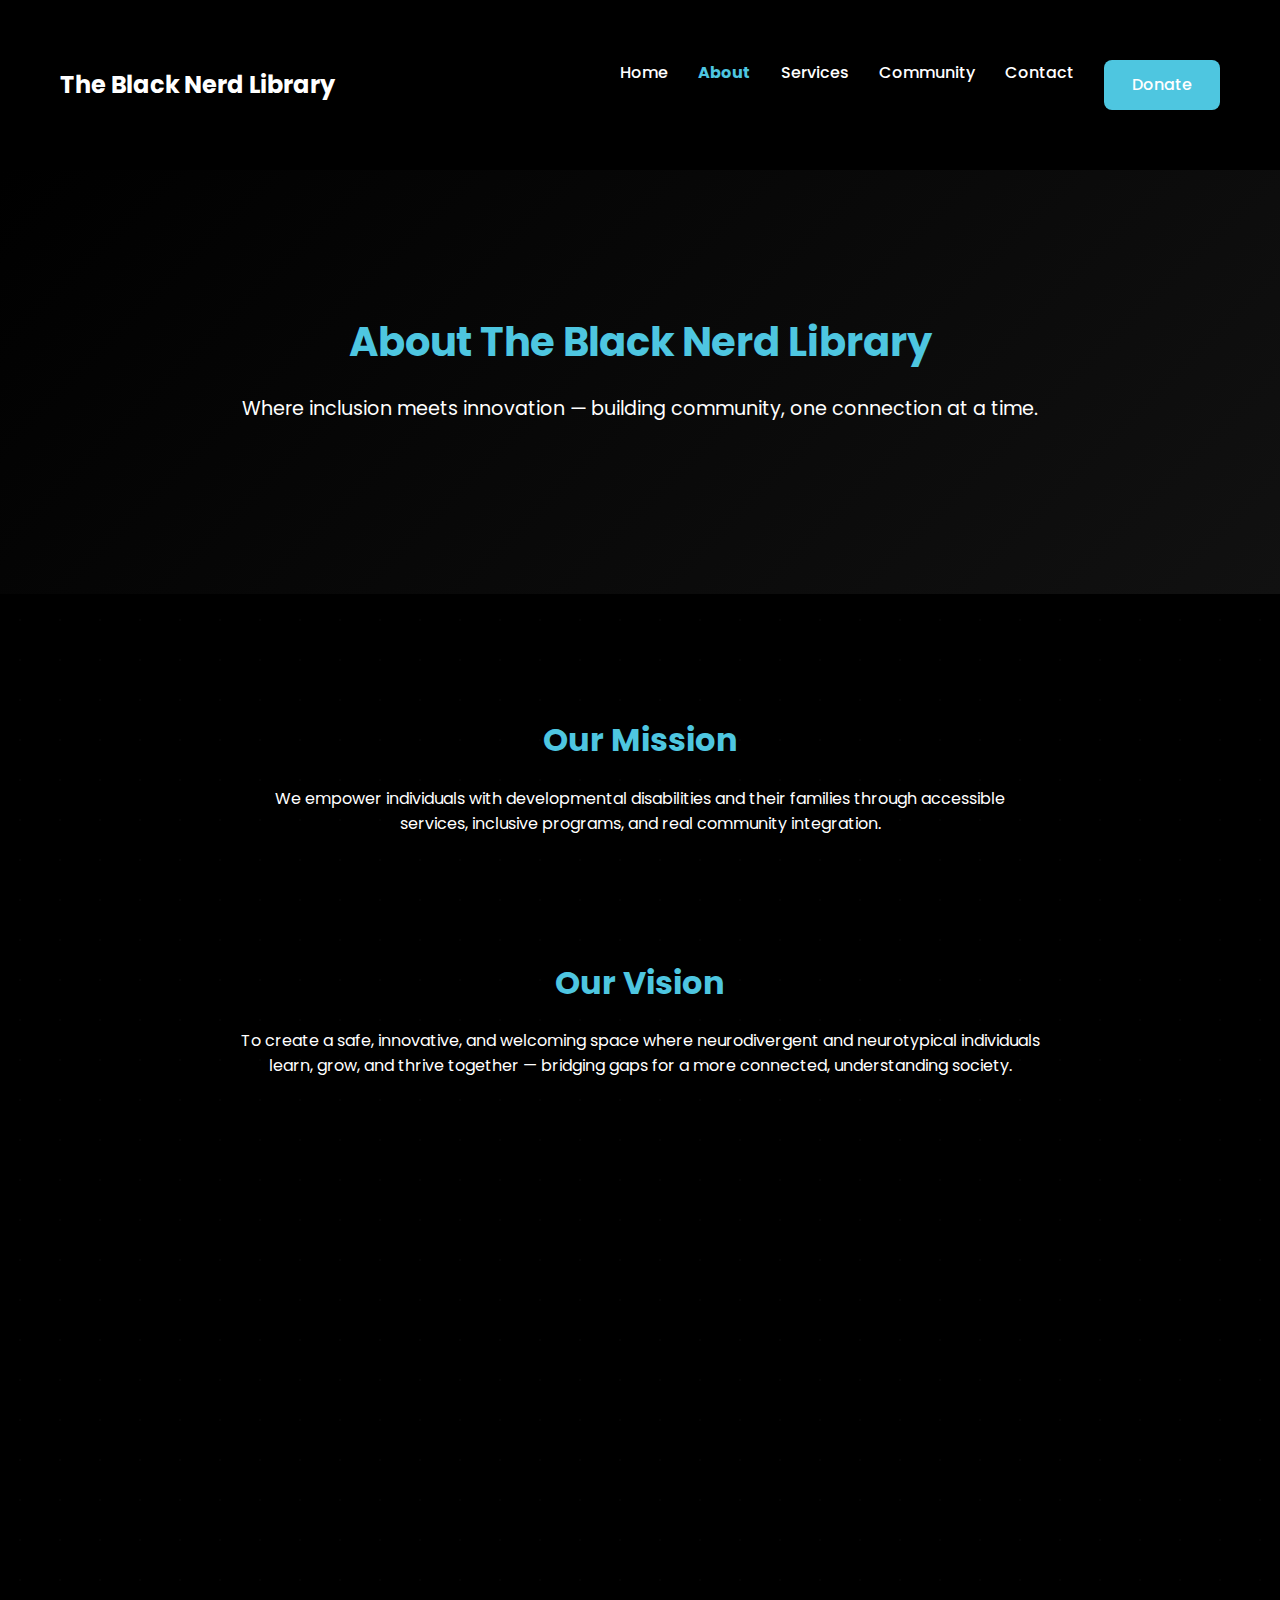
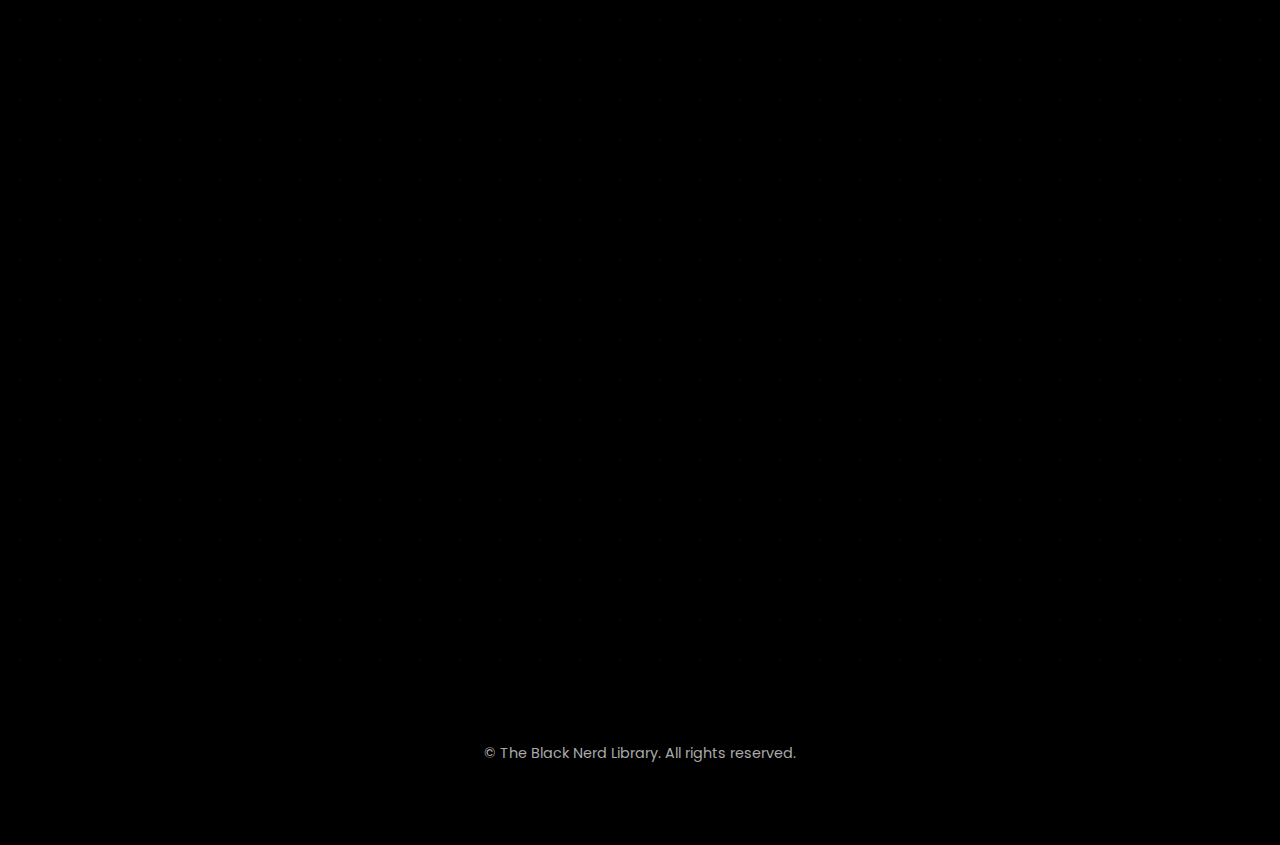
<file: about.html>
<!DOCTYPE html>
<html lang="en">
<head>
  <meta charset="UTF-8" />
  <meta name="viewport" content="width=device-width, initial-scale=1.0"/>
  <title>About Us | The Black Nerd Library</title>
  
  <!-- Google Fonts: Poppins -->
  <link href="https://fonts.googleapis.com/css2?family=Poppins:wght@400;600;700&display=swap" rel="stylesheet">

  <!-- Link to CSS -->
  <link rel="stylesheet" href="css/style.css" />
</head>

<body>
  <!-- ======= HEADER / NAV ======= -->
  <header>
    <div class="container nav-container">
      <h1 class="logo">The Black Nerd Library</h1>
      <nav>
        <ul class="nav-links">
          <li><a href="index.html">Home</a></li>
          <li><a href="about.html" class="active">About</a></li>
          <li><a href="services.html">Services</a></li>
          <li><a href="community.html">Community</a></li>
          <li><a href="contact.html">Contact</a></li>
          <li><a href="donate.html" class="button">Donate</a></li>
        </ul>
      </nav>
    </div>
  </header>

  <!-- ======= HERO SECTION ======= -->
  <section class="hero fade-in">
    <div class="container hero-content">
      <h2>About The Black Nerd Library</h2>
      <p>Where inclusion meets innovation — building community, one connection at a time.</p>
    </div>
  </section>

  <!-- ======= MISSION & VISION SECTION ======= -->
  <section class="about fade-in">
    <div class="container">
      <h2>Our Mission</h2>
      <p>We empower individuals with developmental disabilities and their families through accessible services, inclusive programs, and real community integration.</p>
    </div>
    <div class="container">
      <h2>Our Vision</h2>
      <p>To create a safe, innovative, and welcoming space where neurodivergent and neurotypical individuals learn, grow, and thrive together — bridging gaps for a more connected, understanding society.</p>
    </div>
  </section>

  <!-- ======= TEAM SECTION ======= -->
  <section class="about fade-in">
    <div class="container">
      <h2>Meet Our Team</h2>
      <p>Our passionate founders, certified therapists, dedicated educators, and community partners work hand-in-hand to deliver holistic care and enrichment.</p>
      <div class="service-cards">
        <div class="card">
          <h3>Founders</h3>
          <p>Visionaries with a mission to redefine inclusion and care for all minds.</p>
        </div>
        <div class="card">
          <h3>Therapy Staff</h3>
          <p>Experienced ABA, speech, occupational, and physical therapists.</p>
        </div>
        <div class="card">
          <h3>Community Partners</h3>
          <p>Local schools, businesses, and advocates who champion neurodiversity.</p>
        </div>
      </div>
    </div>
  </section>

  <!-- ======= PARTNERSHIPS SECTION ======= -->
  <section class="about fade-in">
    <div class="container">
      <h2>Community Partnerships</h2>
      <p>We proudly collaborate with schools, local businesses, nonprofits, and government agencies to expand our impact and build a more inclusive community.</p>
    </div>
  </section>

  <!-- ======= FOOTER ======= -->
  <footer>
    <div class="container footer-content">
      <p>&copy; The Black Nerd Library. All rights reserved.</p>
    </div>
  </footer>

  <!-- ======= FADE-IN SCRIPT ======= -->
  <script>
    const faders = document.querySelectorAll('.fade-in');

    const appearOptions = {
      threshold: 0.1,
      rootMargin: "0px 0px -50px 0px"
    };

    const appearOnScroll = new IntersectionObserver(function(
      entries, appearOnScroll) {
        entries.forEach(entry => {
          if (!entry.isIntersecting) return;
          entry.target.classList.add('visible');
          appearOnScroll.unobserve(entry.target);
        });
      }, appearOptions);

    faders.forEach(fader => {
      appearOnScroll.observe(fader);
    });
  </script>
</body>
</html>
</file>
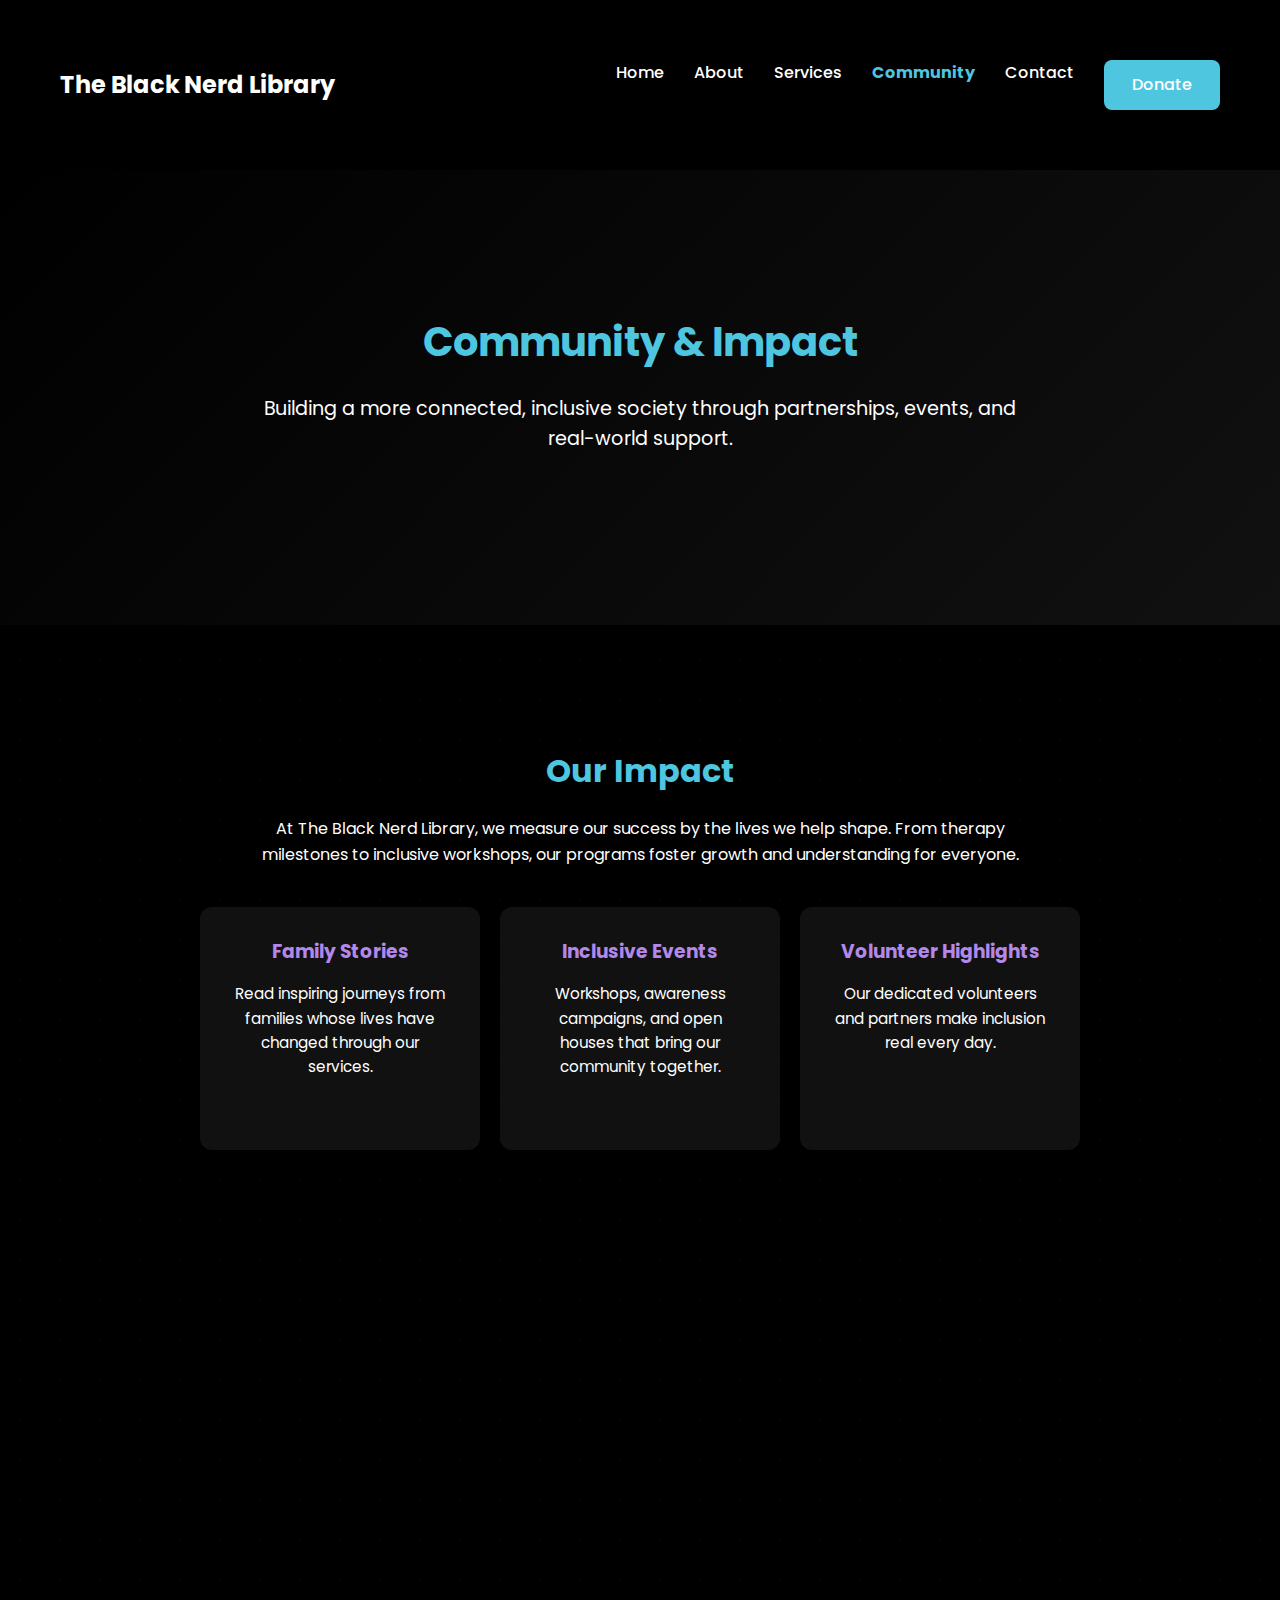
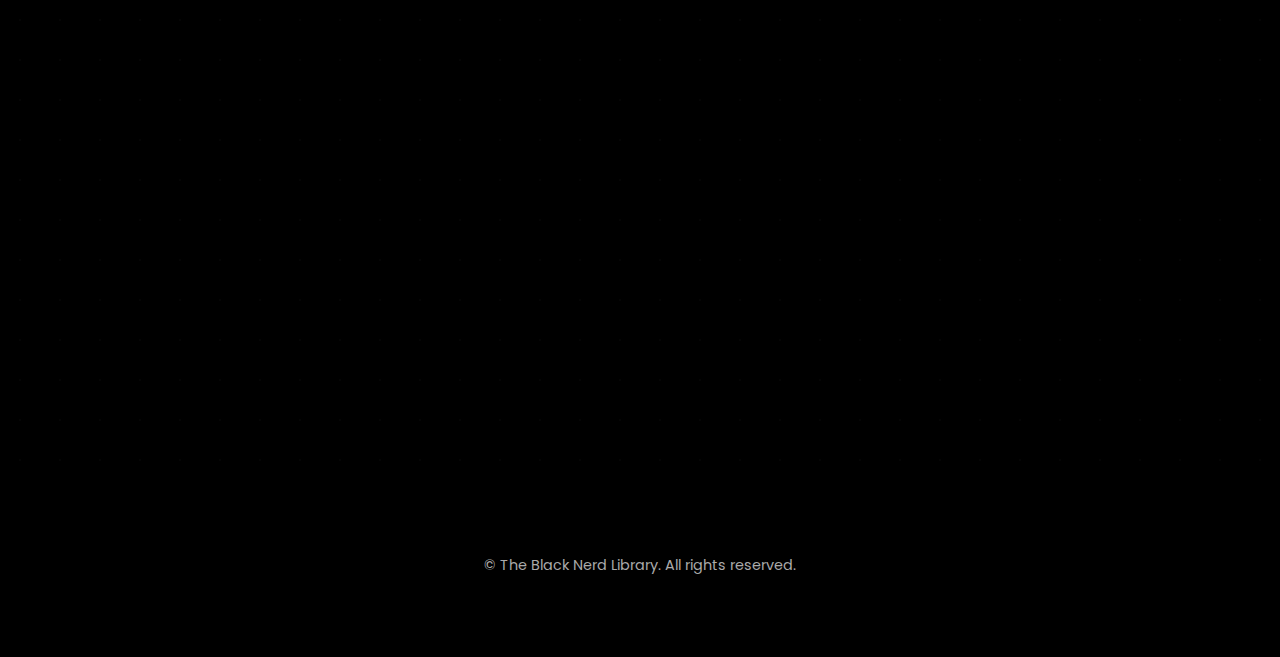
<file: community.html>
<!DOCTYPE html>
<html lang="en">
<head>
  <meta charset="UTF-8" />
  <meta name="viewport" content="width=device-width, initial-scale=1.0"/>
  <title>Community & Impact | The Black Nerd Library</title>

  <!-- Google Fonts: Poppins -->
  <link href="https://fonts.googleapis.com/css2?family=Poppins:wght@400;600;700&display=swap" rel="stylesheet">

  <!-- Link to CSS -->
  <link rel="stylesheet" href="css/style.css" />
</head>

<body>
  <!-- ======= HEADER / NAV ======= -->
  <header>
    <div class="container nav-container">
      <h1 class="logo">The Black Nerd Library</h1>
      <nav>
        <ul class="nav-links">
          <li><a href="index.html">Home</a></li>
          <li><a href="about.html">About</a></li>
          <li><a href="services.html">Services</a></li>
          <li><a href="community.html" class="active">Community</a></li>
          <li><a href="contact.html">Contact</a></li>
          <li><a href="donate.html" class="button">Donate</a></li>
        </ul>
      </nav>
    </div>
  </header>

  <!-- ======= HERO SECTION ======= -->
  <section class="hero fade-in">
    <div class="container hero-content">
      <h2>Community & Impact</h2>
      <p>Building a more connected, inclusive society through partnerships, events, and real-world support.</p>
    </div>
  </section>

  <!-- ======= IMPACT STORIES SECTION ======= -->
  <section class="community fade-in">
    <div class="container">
      <h2>Our Impact</h2>
      <p>At The Black Nerd Library, we measure our success by the lives we help shape. From therapy milestones to inclusive workshops, our programs foster growth and understanding for everyone.</p>
      <div class="service-cards">
        <div class="card">
          <h3>Family Stories</h3>
          <p>Read inspiring journeys from families whose lives have changed through our services.</p>
        </div>
        <div class="card">
          <h3>Inclusive Events</h3>
          <p>Workshops, awareness campaigns, and open houses that bring our community together.</p>
        </div>
        <div class="card">
          <h3>Volunteer Highlights</h3>
          <p>Our dedicated volunteers and partners make inclusion real every day.</p>
        </div>
      </div>
    </div>
  </section>

  <!-- ======= PARTNERS SECTION ======= -->
  <section class="community fade-in">
    <div class="container">
      <h2>Our Partners</h2>
      <p>We proudly work alongside local schools, nonprofits, businesses, and government agencies to expand our reach and foster a culture of inclusion and understanding.</p>
    </div>
  </section>

  <!-- ======= UPCOMING EVENTS SECTION ======= -->
  <section class="community fade-in">
    <div class="container">
      <h2>Upcoming Events</h2>
      <p>Join us for our next workshops, family meet-ups, or community awareness campaigns. Stay connected and help us grow our mission together.</p>
      <!-- Later: you could embed a simple events calendar or list upcoming dates here -->
    </div>
  </section>

  <!-- ======= FOOTER ======= -->
  <footer>
    <div class="container footer-content">
      <p>&copy; The Black Nerd Library. All rights reserved.</p>
    </div>
  </footer>

  <!-- ======= FADE-IN SCRIPT ======= -->
  <script>
    const faders = document.querySelectorAll('.fade-in');

    const appearOptions = {
      threshold: 0.1,
      rootMargin: "0px 0px -50px 0px"
    };

    const appearOnScroll = new IntersectionObserver(function(
      entries, appearOnScroll) {
        entries.forEach(entry => {
          if (!entry.isIntersecting) return;
          entry.target.classList.add('visible');
          appearOnScroll.unobserve(entry.target);
        });
      }, appearOptions);

    faders.forEach(fader => {
      appearOnScroll.observe(fader);
    });
  </script>
</body>
</html>
</file>
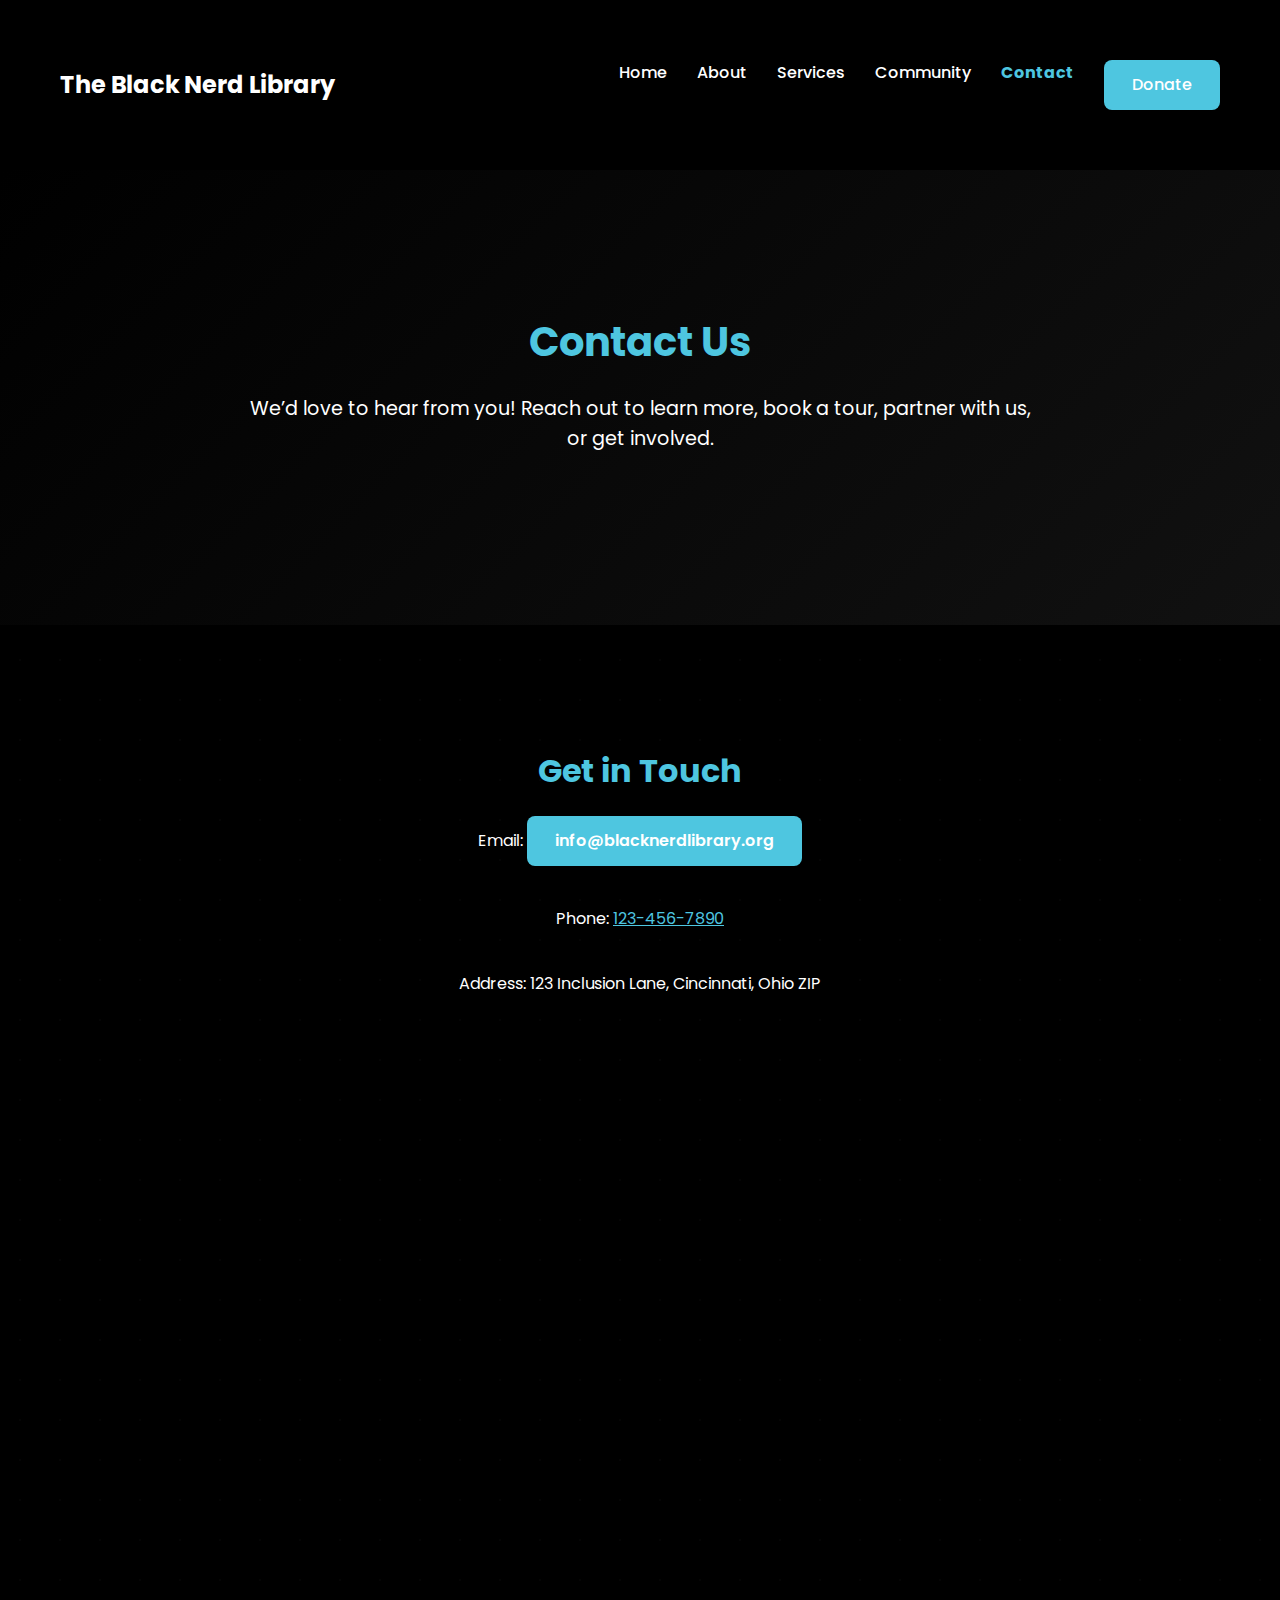
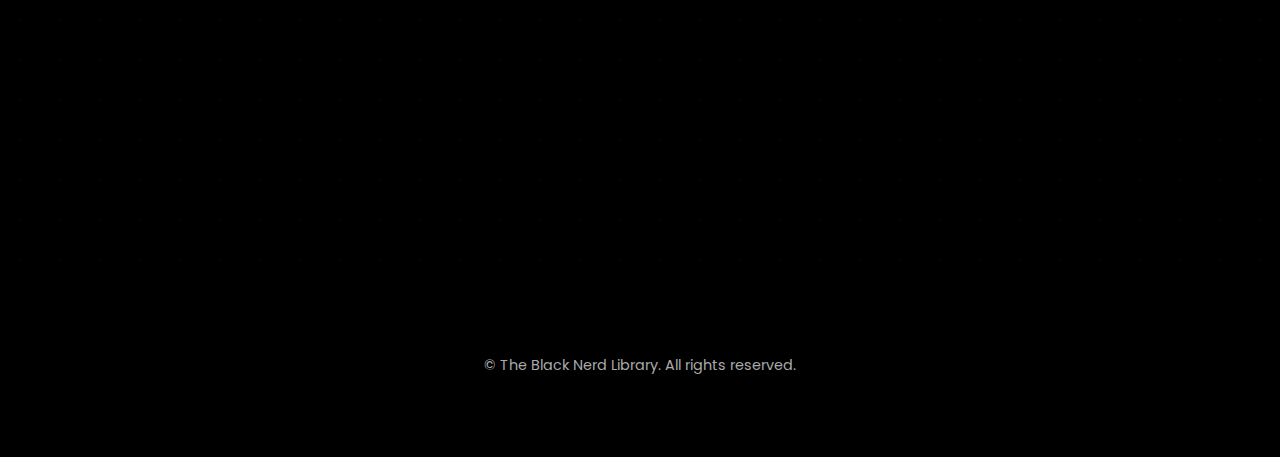
<file: contact.html>
<!DOCTYPE html>
<html lang="en">
<head>
  <meta charset="UTF-8" />
  <meta name="viewport" content="width=device-width, initial-scale=1.0"/>
  <title>Contact Us | The Black Nerd Library</title>

  <!-- Google Fonts: Poppins -->
  <link href="https://fonts.googleapis.com/css2?family=Poppins:wght@400;600;700&display=swap" rel="stylesheet">

  <!-- Link to CSS -->
  <link rel="stylesheet" href="css/style.css" />
</head>

<body>
  <!-- ======= HEADER / NAV ======= -->
  <header>
    <div class="container nav-container">
      <h1 class="logo">The Black Nerd Library</h1>
      <nav>
        <ul class="nav-links">
          <li><a href="index.html">Home</a></li>
          <li><a href="about.html">About</a></li>
          <li><a href="services.html">Services</a></li>
          <li><a href="community.html">Community</a></li>
          <li><a href="contact.html" class="active">Contact</a></li>
          <li><a href="donate.html" class="button">Donate</a></li>
        </ul>
      </nav>
    </div>
  </header>

  <!-- ======= HERO SECTION ======= -->
  <section class="hero fade-in">
    <div class="container hero-content">
      <h2>Contact Us</h2>
      <p>We’d love to hear from you! Reach out to learn more, book a tour, partner with us, or get involved.</p>
    </div>
  </section>

  <!-- ======= CONTACT INFO SECTION ======= -->
  <section class="contact fade-in">
    <div class="container">
      <h2>Get in Touch</h2>
      <p>Email: <a href="mailto:info@blacknerdlibrary.org" class="button">info@blacknerdlibrary.org</a></p>
      <p>Phone: <a href="tel:123-456-7890" style="color:#4EC6E0;">123-456-7890</a></p>
      <p>Address: 123 Inclusion Lane, Cincinnati, Ohio ZIP</p>
    </div>
  </section>

  <!-- ======= CONTACT FORM SECTION ======= -->
  <section class="contact fade-in">
    <div class="container">
      <h2>Send Us a Message</h2>
      <form action="#" method="POST" class="contact-form">
        <input type="text" name="name" placeholder="Your Name" required />
        <input type="email" name="email" placeholder="Your Email" required />
        <textarea name="message" rows="5" placeholder="Your Message" required></textarea>
        <button type="submit" class="button">Send Message</button>
      </form>
      <p style="margin-top: 20px; font-size: 0.9rem;">* This form is a placeholder. To make it work, connect it with a service like Formspree, Netlify Forms, or your email.</p>
    </div>
  </section>

  <!-- ======= FOOTER ======= -->
  <footer>
    <div class="container footer-content">
      <p>&copy; The Black Nerd Library. All rights reserved.</p>
    </div>
  </footer>

  <!-- ======= FADE-IN SCRIPT ======= -->
  <script>
    const faders = document.querySelectorAll('.fade-in');

    const appearOptions = {
      threshold: 0.1,
      rootMargin: "0px 0px -50px 0px"
    };

    const appearOnScroll = new IntersectionObserver(function(
      entries, appearOnScroll) {
        entries.forEach(entry => {
          if (!entry.isIntersecting) return;
          entry.target.classList.add('visible');
          appearOnScroll.unobserve(entry.target);
        });
      }, appearOptions);

    faders.forEach(fader => {
      appearOnScroll.observe(fader);
    });
  </script>
</body>
</html>
</file>
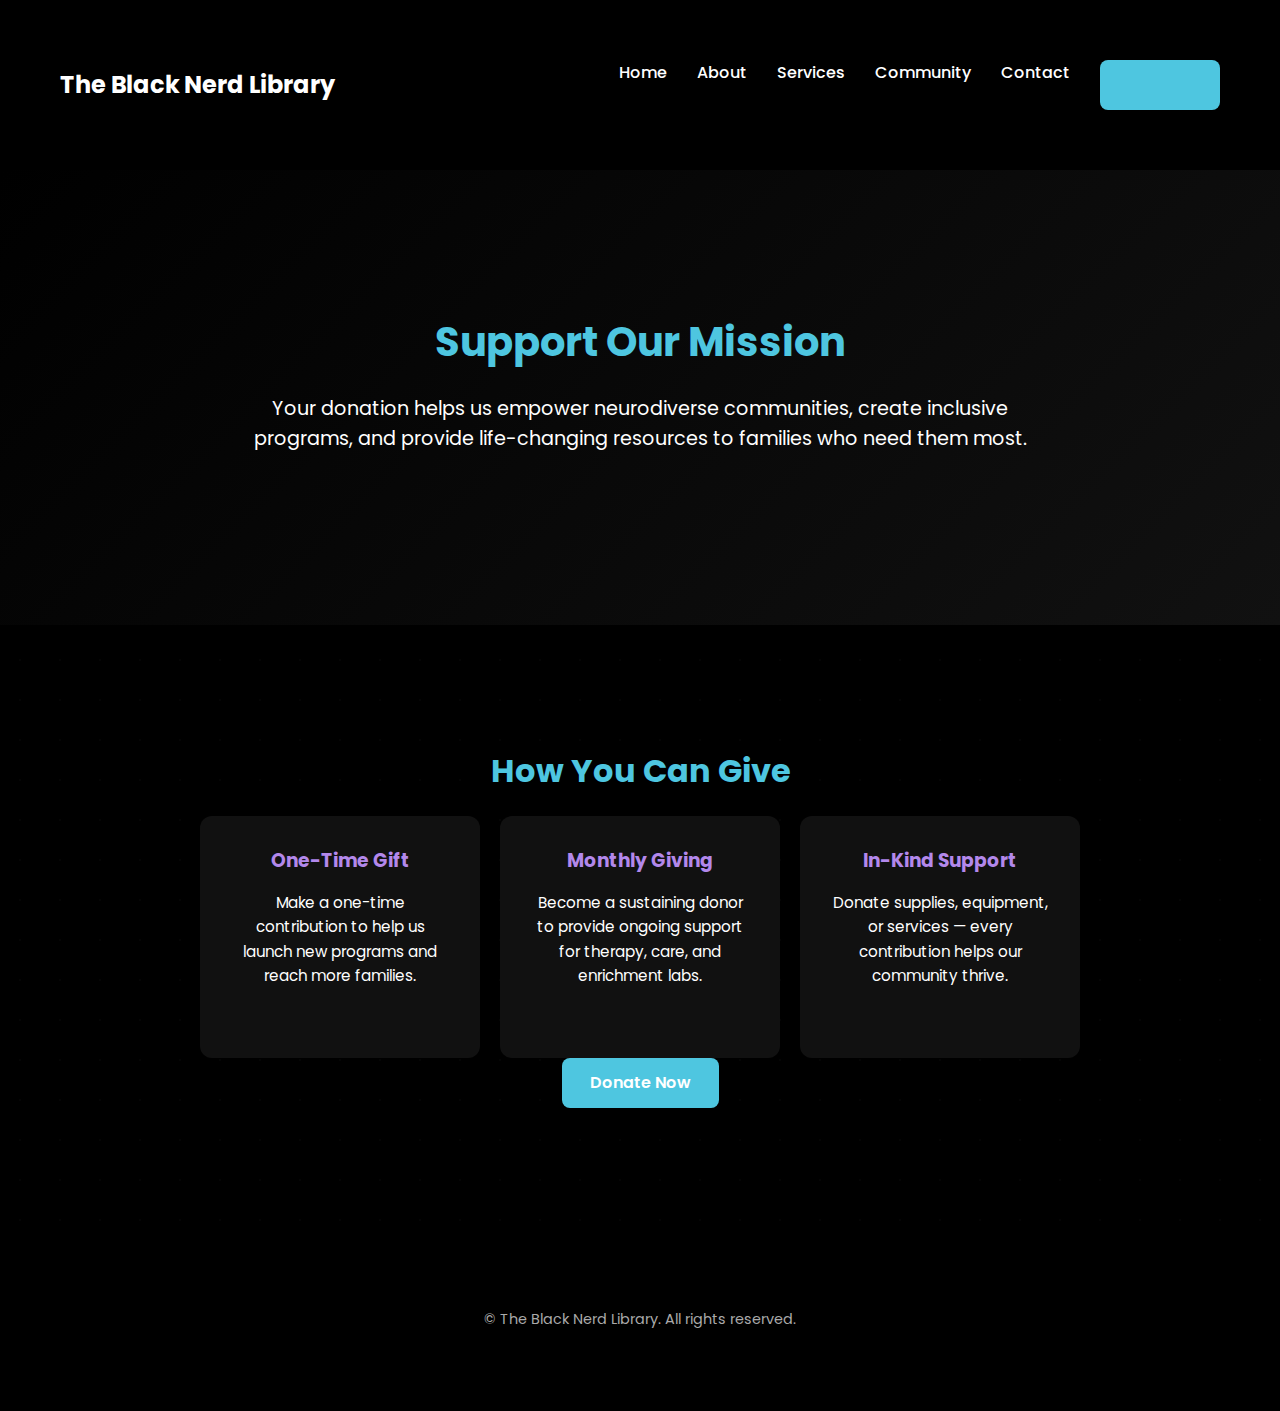
<file: donate.html>
<!DOCTYPE html>
<html lang="en">
<head>
  <meta charset="UTF-8" />
  <meta name="viewport" content="width=device-width, initial-scale=1.0"/>
  <title>Donate | The Black Nerd Library</title>

  <!-- Google Fonts: Poppins -->
  <link href="https://fonts.googleapis.com/css2?family=Poppins:wght@400;600;700&display=swap" rel="stylesheet">

  <!-- Link to CSS -->
  <link rel="stylesheet" href="css/style.css" />
</head>

<body>
  <!-- ======= HEADER / NAV ======= -->
  <header>
    <div class="container nav-container">
      <h1 class="logo">The Black Nerd Library</h1>
      <nav>
        <ul class="nav-links">
          <li><a href="index.html">Home</a></li>
          <li><a href="about.html">About</a></li>
          <li><a href="services.html">Services</a></li>
          <li><a href="community.html">Community</a></li>
          <li><a href="contact.html">Contact</a></li>
          <li><a href="donate.html" class="active button">Donate</a></li>
        </ul>
      </nav>
    </div>
  </header>

  <!-- ======= HERO SECTION ======= -->
  <section class="hero fade-in">
    <div class="container hero-content">
      <h2>Support Our Mission</h2>
      <p>Your donation helps us empower neurodiverse communities, create inclusive programs, and provide life-changing resources to families who need them most.</p>
    </div>
  </section>

  <!-- ======= HOW TO GIVE SECTION ======= -->
  <section class="donate fade-in">
    <div class="container">
      <h2>How You Can Give</h2>
      <div class="service-cards">
        <div class="card">
          <h3>One-Time Gift</h3>
          <p>Make a one-time contribution to help us launch new programs and reach more families.</p>
        </div>
        <div class="card">
          <h3>Monthly Giving</h3>
          <p>Become a sustaining donor to provide ongoing support for therapy, care, and enrichment labs.</p>
        </div>
        <div class="card">
          <h3>In-Kind Support</h3>
          <p>Donate supplies, equipment, or services — every contribution helps our community thrive.</p>
        </div>
      </div>
      <a href="https://your-donation-link.com" class="button" target="_blank">Donate Now</a>
  </section>

  <!-- ======= FOOTER ======= -->
  <footer>
    <div class="container footer-content">
      <p>&copy; The Black Nerd Library. All rights reserved.</p>
    </div>
  </footer>

  <!-- ======= FADE-IN SCRIPT ======= -->
  <script>
    const faders = document.querySelectorAll('.fade-in');

    const appearOptions = {
      threshold: 0.1,
      rootMargin: "0px 0px -50px 0px"
    };

    const appearOnScroll = new IntersectionObserver(function(
      entries, appearOnScroll) {
        entries.forEach(entry => {
          if (!entry.isIntersecting) return;
          entry.target.classList.add('visible');
          appearOnScroll.unobserve(entry.target);
        });
      }, appearOptions);

    faders.forEach(fader => {
      appearOnScroll.observe(fader);
    });
  </script>
</body>
</html>
</file>
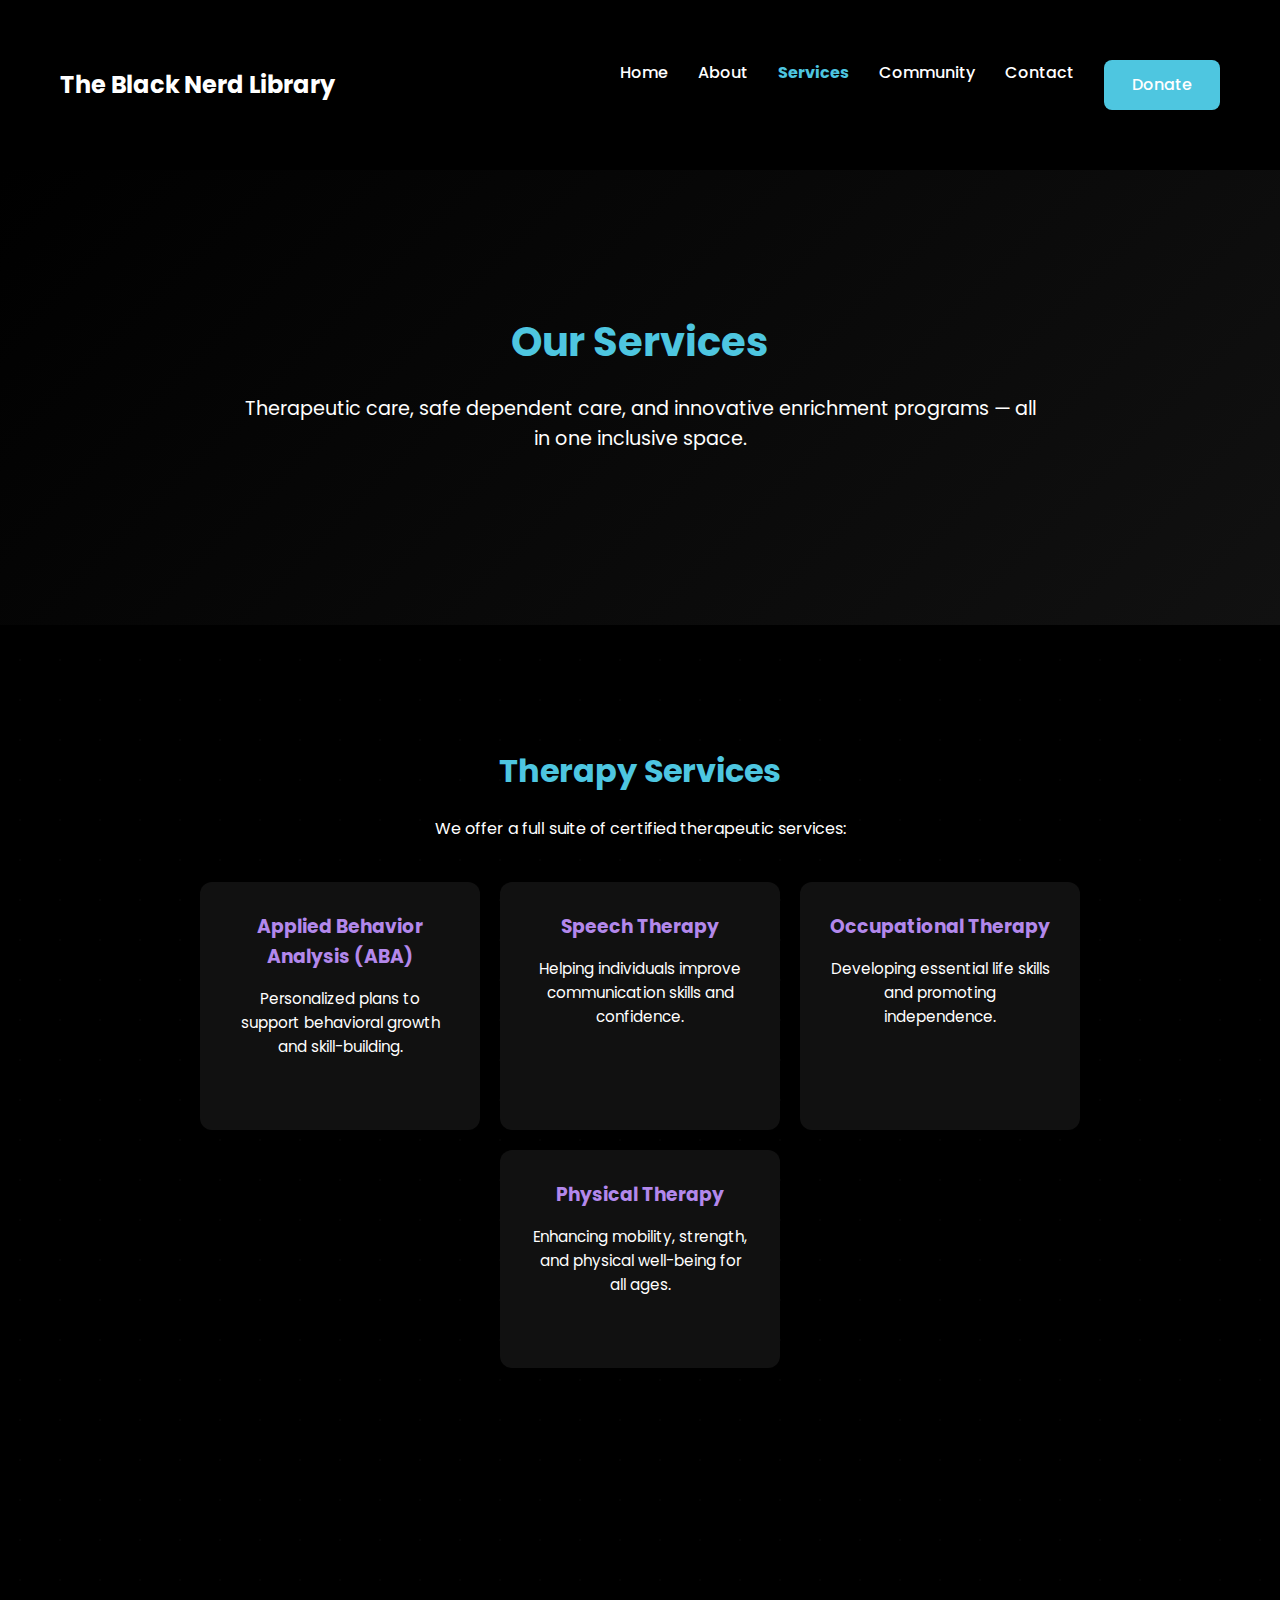
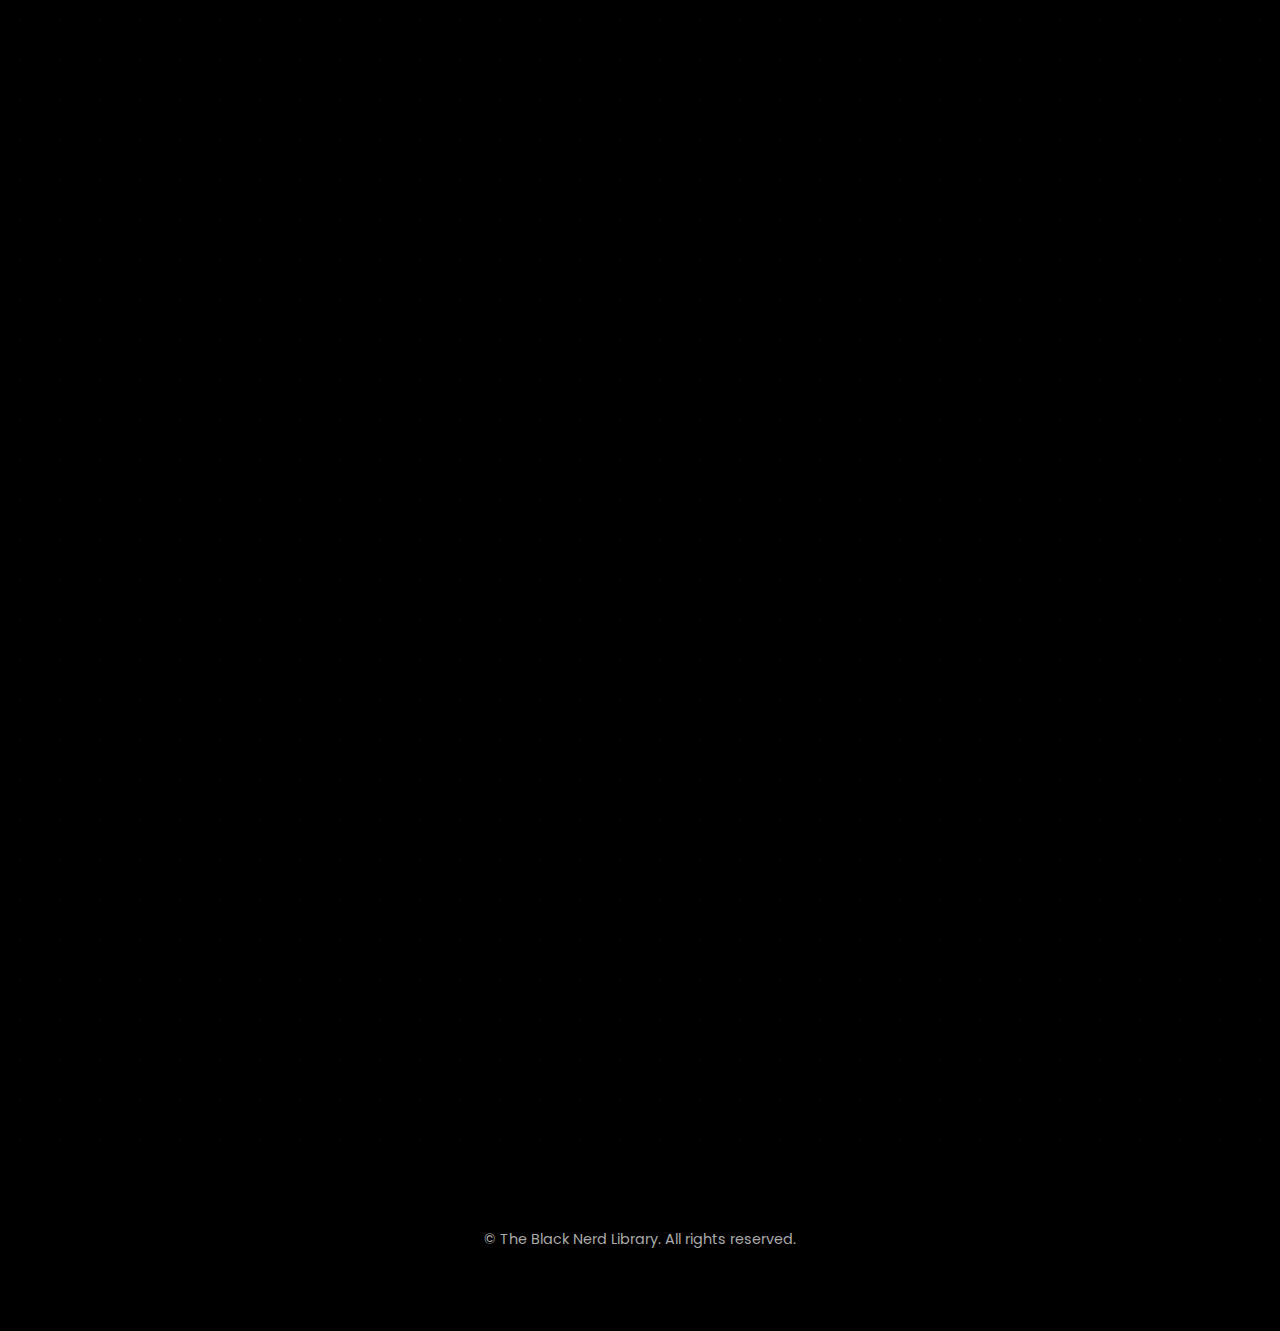
<file: services.html>
<!DOCTYPE html>
<html lang="en">
<head>
  <meta charset="UTF-8" />
  <meta name="viewport" content="width=device-width, initial-scale=1.0"/>
  <title>Services | The Black Nerd Library</title>

  <!-- Google Fonts: Poppins -->
  <link href="https://fonts.googleapis.com/css2?family=Poppins:wght@400;600;700&display=swap" rel="stylesheet">

  <!-- Link to CSS -->
  <link rel="stylesheet" href="css/style.css" />
</head>

<body>
  <!-- ======= HEADER / NAV ======= -->
  <header>
    <div class="container nav-container">
      <h1 class="logo">The Black Nerd Library</h1>
      <nav>
        <ul class="nav-links">
          <li><a href="index.html">Home</a></li>
          <li><a href="about.html">About</a></li>
          <li><a href="services.html" class="active">Services</a></li>
          <li><a href="community.html">Community</a></li>
          <li><a href="contact.html">Contact</a></li>
          <li><a href="donate.html" class="button">Donate</a></li>
        </ul>
      </nav>
    </div>
  </header>

  <!-- ======= HERO SECTION ======= -->
  <section class="hero fade-in">
    <div class="container hero-content">
      <h2>Our Services</h2>
      <p>Therapeutic care, safe dependent care, and innovative enrichment programs — all in one inclusive space.</p>
    </div>
  </section>

  <!-- ======= THERAPY SERVICES SECTION ======= -->
  <section class="services fade-in">
    <div class="container">
      <h2>Therapy Services</h2>
      <p>We offer a full suite of certified therapeutic services:</p>
      <div class="service-cards">
        <div class="card">
          <h3>Applied Behavior Analysis (ABA)</h3>
          <p>Personalized plans to support behavioral growth and skill-building.</p>
        </div>
        <div class="card">
          <h3>Speech Therapy</h3>
          <p>Helping individuals improve communication skills and confidence.</p>
        </div>
        <div class="card">
          <h3>Occupational Therapy</h3>
          <p>Developing essential life skills and promoting independence.</p>
        </div>
        <div class="card">
          <h3>Physical Therapy</h3>
          <p>Enhancing mobility, strength, and physical well-being for all ages.</p>
        </div>
      </div>
    </div>
  </section>

  <!-- ======= CHILD CARE SECTION ======= -->
  <section class="services fade-in">
    <div class="container">
      <h2>Child & Dependent Care</h2>
      <p>Our inclusive classrooms provide safe, specialized care for families with dependents of all needs — encouraging mixed neurodiverse groups to grow, play, and learn together.</p>
    </div>
  </section>

  <!-- ======= ENRICHMENT PROGRAMS SECTION ======= -->
  <section class="services fade-in">
    <div class="container">
      <h2>Enrichment Programs</h2>
      <p>We believe every mind deserves a chance to create, share, and innovate. Our unique programs include:</p>
      <div class="service-cards">
        <div class="card">
          <h3>Podcasting Labs</h3>
          <p>Voice your ideas and build confidence through audio storytelling.</p>
        </div>
        <div class="card">
          <h3>Music Therapy</h3>
          <p>Harness the power of music to boost emotional and social skills.</p>
        </div>
        <div class="card">
          <h3>Innovation Lab</h3>
          <p>Explore tech, art, and creative projects in a supportive environment.</p>
        </div>
        <div class="card">
          <h3>Social Workshops</h3>
          <p>Real-world practice for building connections and community skills.</p>
        </div>
      </div>
    </div>
  </section>

  <!-- ======= FOOTER ======= -->
  <footer>
    <div class="container footer-content">
      <p>&copy; The Black Nerd Library. All rights reserved.</p>
    </div>
  </footer>

  <!-- ======= FADE-IN SCRIPT ======= -->
  <script>
    const faders = document.querySelectorAll('.fade-in');

    const appearOptions = {
      threshold: 0.1,
      rootMargin: "0px 0px -50px 0px"
    };

    const appearOnScroll = new IntersectionObserver(function(
      entries, appearOnScroll) {
        entries.forEach(entry => {
          if (!entry.isIntersecting) return;
          entry.target.classList.add('visible');
          appearOnScroll.unobserve(entry.target);
        });
      }, appearOptions);

    faders.forEach(fader => {
      appearOnScroll.observe(fader);
    });
  </script>
</body>
</html>
</file>
<file: css/style.css>
/* ============================
   The Black Nerd Library
   Full Starter CSS
   ============================ */

/* ===== BASE RESET ===== */
* {
  margin: 0;
  padding: 0;
  box-sizing: border-box;
}

html {
  scroll-behavior: smooth;
}

body {
  background-color: #000000; /* Black background */
  background-image: radial-gradient(rgba(255, 255, 255, 0.02) 1px, transparent 1px);
  background-size: 40px 40px;
  color: #FFFFFF;
  font-family: 'Poppins', sans-serif;
  line-height: 1.6;
}

.container {
  max-width: 1200px;
  margin: 0 auto;
  padding: 40px 20px;
}

/* ===== NAVBAR ===== */
header {
  background: #000000;
  padding: 20px 0;
}

.logo {
  font-size: 1.5rem;
  font-weight: 700;
}

.nav-container {
  display: flex;
  justify-content: space-between;
  align-items: center;
}

.nav-links {
  list-style: none;
  display: flex;
  gap: 30px;
}

.nav-links a {
  color: #FFFFFF;
  text-decoration: none;
  font-weight: 500;
  transition: color 0.3s ease;
}

.nav-links .active {
  color: #4EC6E0; /* Your accent color */
  font-weight: 700;
}

.nav-links a:hover {
  color: #4EC6E0; /* Light blue hover */
}

/* ===== HERO SECTION ===== */
.hero {
  text-align: center;
  padding: 100px 20px;
  background: linear-gradient(135deg, #000000, #111111);
}

.hero h2 {
  font-size: 2.5rem;
  margin-bottom: 20px;
}

.hero p {
  font-size: 1.2rem;
  margin-bottom: 30px;
}

.hero-image {
  width: 100%;
  max-width: 1000px;
  height: auto;
  border-radius: 12px;
  margin: 40px auto;
  display: block;
}


/* ===== BUTTONS ===== */
.button {
  display: inline-block;
  background-color: #4EC6E0; /* Accent 1 */
  color: #FFFFFF;
  padding: 12px 28px;
  border-radius: 8px;
  text-decoration: none;
  font-weight: 600;
  transition: background-color 0.3s ease, transform 0.3s ease;
}

.button:hover {
  background-color: #38BFA3; /* Teal hover */
  transform: translateY(-2px);
}

/* ===== SECTIONS ===== */
section {
  padding: 80px 0;
  text-align: center;
}

section h2 {
  font-size: 2rem;
  margin-bottom: 20px;
  color: #4EC6E0; /* Accent color for headings */
}

section p {
  max-width: 800px;
  margin: 0 auto 40px;
}

/* ===== SERVICES CARDS ===== */
.service-cards {
  display: flex;
  flex-wrap: wrap;
  gap: 20px;
  justify-content: center;
}

.card {
  background-color: #111111;
  border-radius: 12px;
  padding: 30px;
  width: 280px;
  transition: transform 0.3s ease, box-shadow 0.3s ease;
}

.card h3 {
  margin-bottom: 15px;
  color: #B388EB; /* Lavender accent */
}

.card p {
  font-size: 0.95rem;
}

.card:hover {
  transform: translateY(-5px);
  box-shadow: 0 8px 20px rgba(78, 198, 224, 0.4);
}

/* ===== FOOTER ===== */
footer {
  background: #000000;
  text-align: center;
  padding: 40px 20px;
  font-size: 0.9rem;
  color: #AAAAAA;
}

/* ===== FADE-IN ANIMATION ===== */
.fade-in {
  opacity: 0;
  transform: translateY(20px);
  transition: opacity 1s ease-out, transform 1s ease-out;
}

.fade-in.visible {
  opacity: 1;
  transform: translateY(0);
}

/* ===== RESPONSIVE ===== */
@media (max-width: 900px) {
  .service-cards {
    flex-direction: column;
    align-items: center;
  }

  .card {
    width: 90%;
  }

  .nav-links {
    flex-wrap: wrap;
    gap: 15px;
    justify-content: center;
  }

  .hero h2 {
    font-size: 2rem;
  }

  .hero p {
    font-size: 1rem;
  }

  section h2 {
    font-size: 1.75rem;
  }
}

/* ===== CONTACT FORM ===== */
.contact-form {
  display: flex;
  flex-direction: column;
  gap: 15px;
  max-width: 500px;
  margin: 0 auto;
}

.contact-form input,
.contact-form textarea {
  padding: 12px;
  border: none;
  border-radius: 8px;
  font-family: 'Poppins', sans-serif;
}

.contact-form input:focus,
.contact-form textarea:focus {
  outline: 2px solid #4EC6E0;
}

.contact-form button {
  cursor: pointer;
}
</file>
